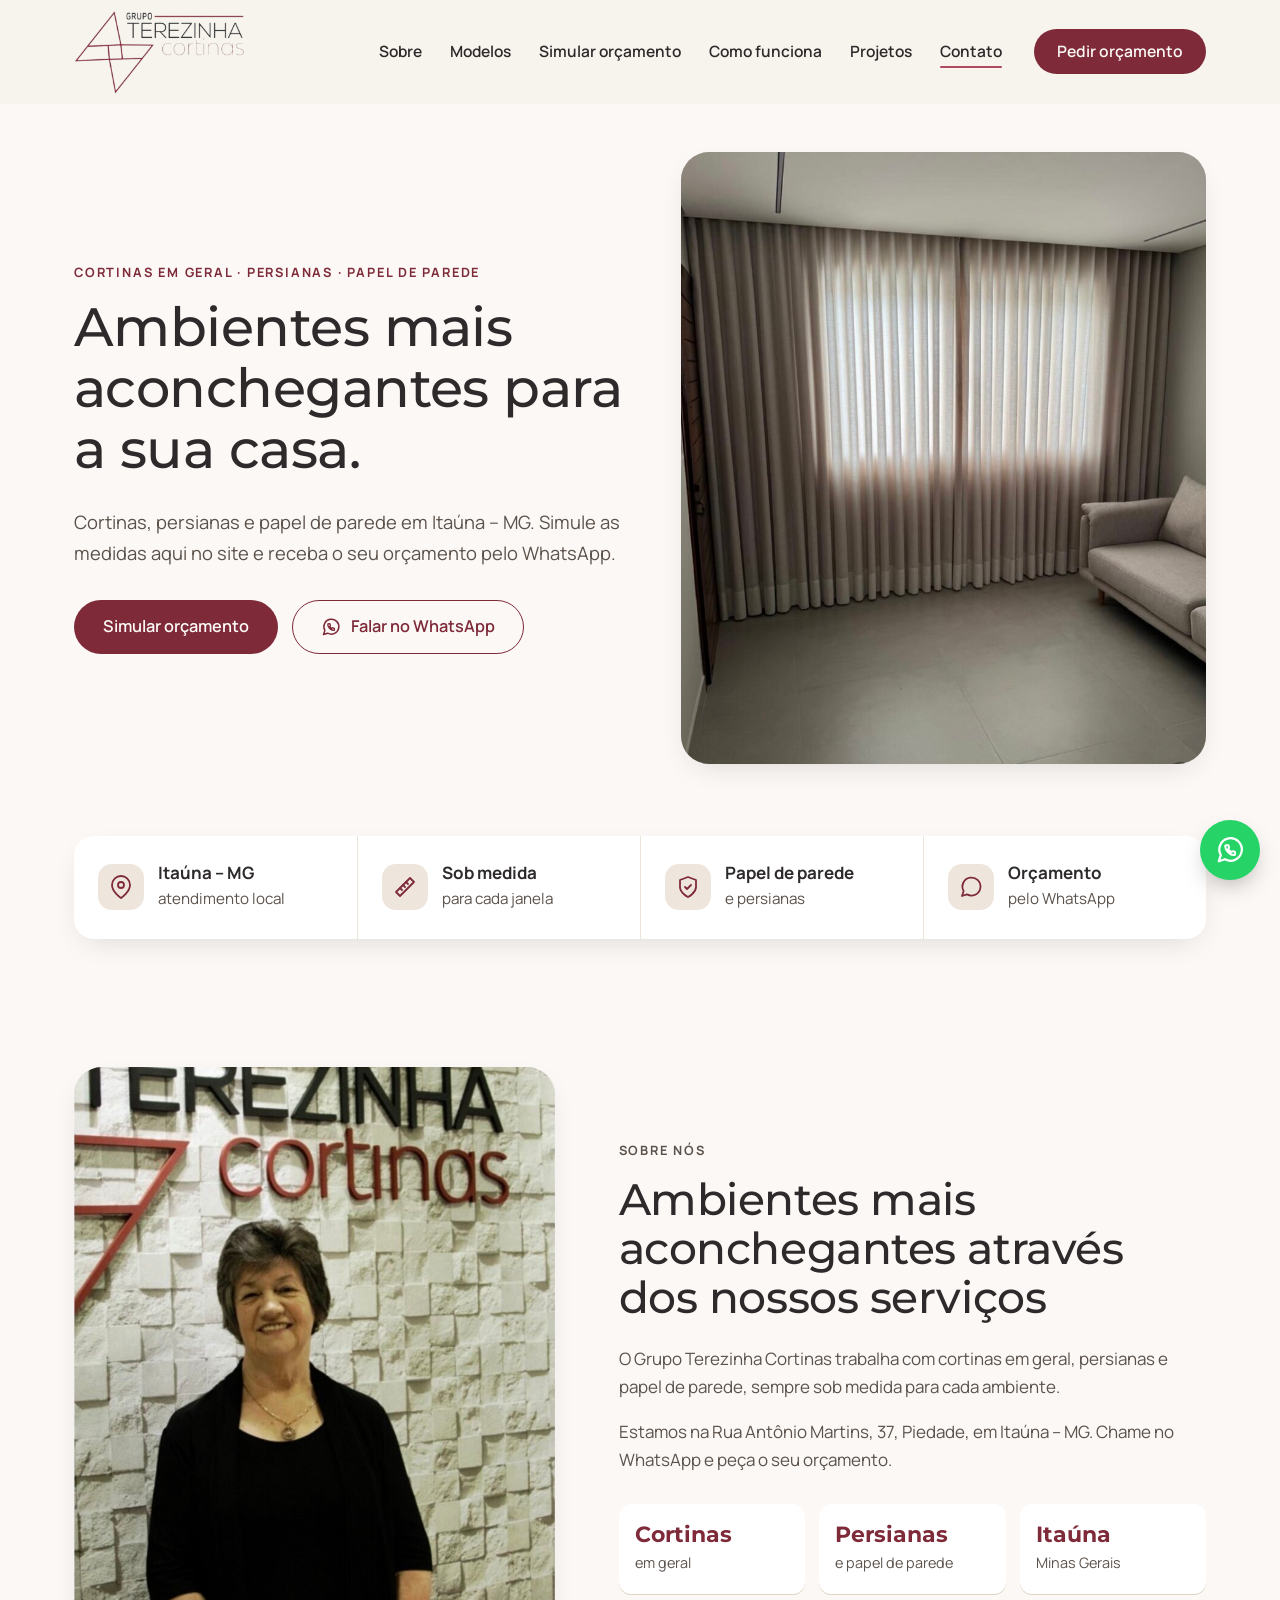
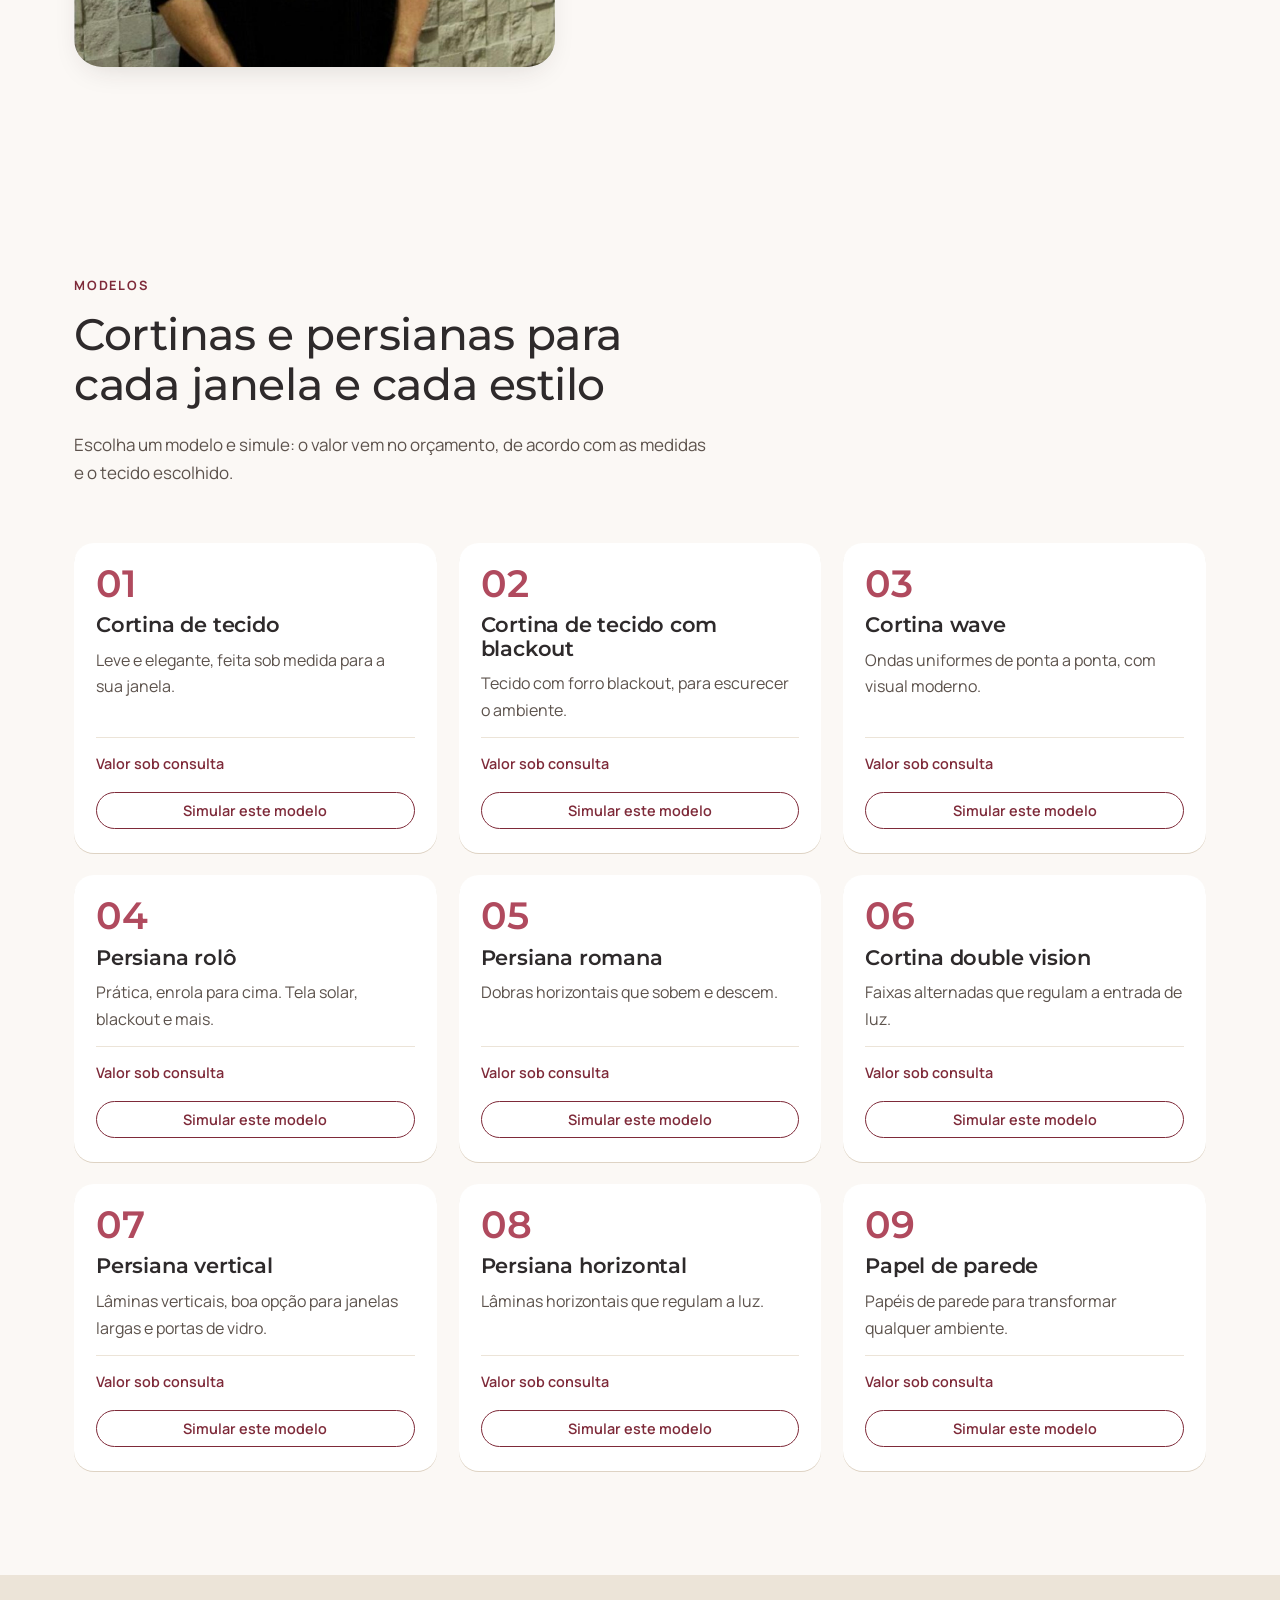
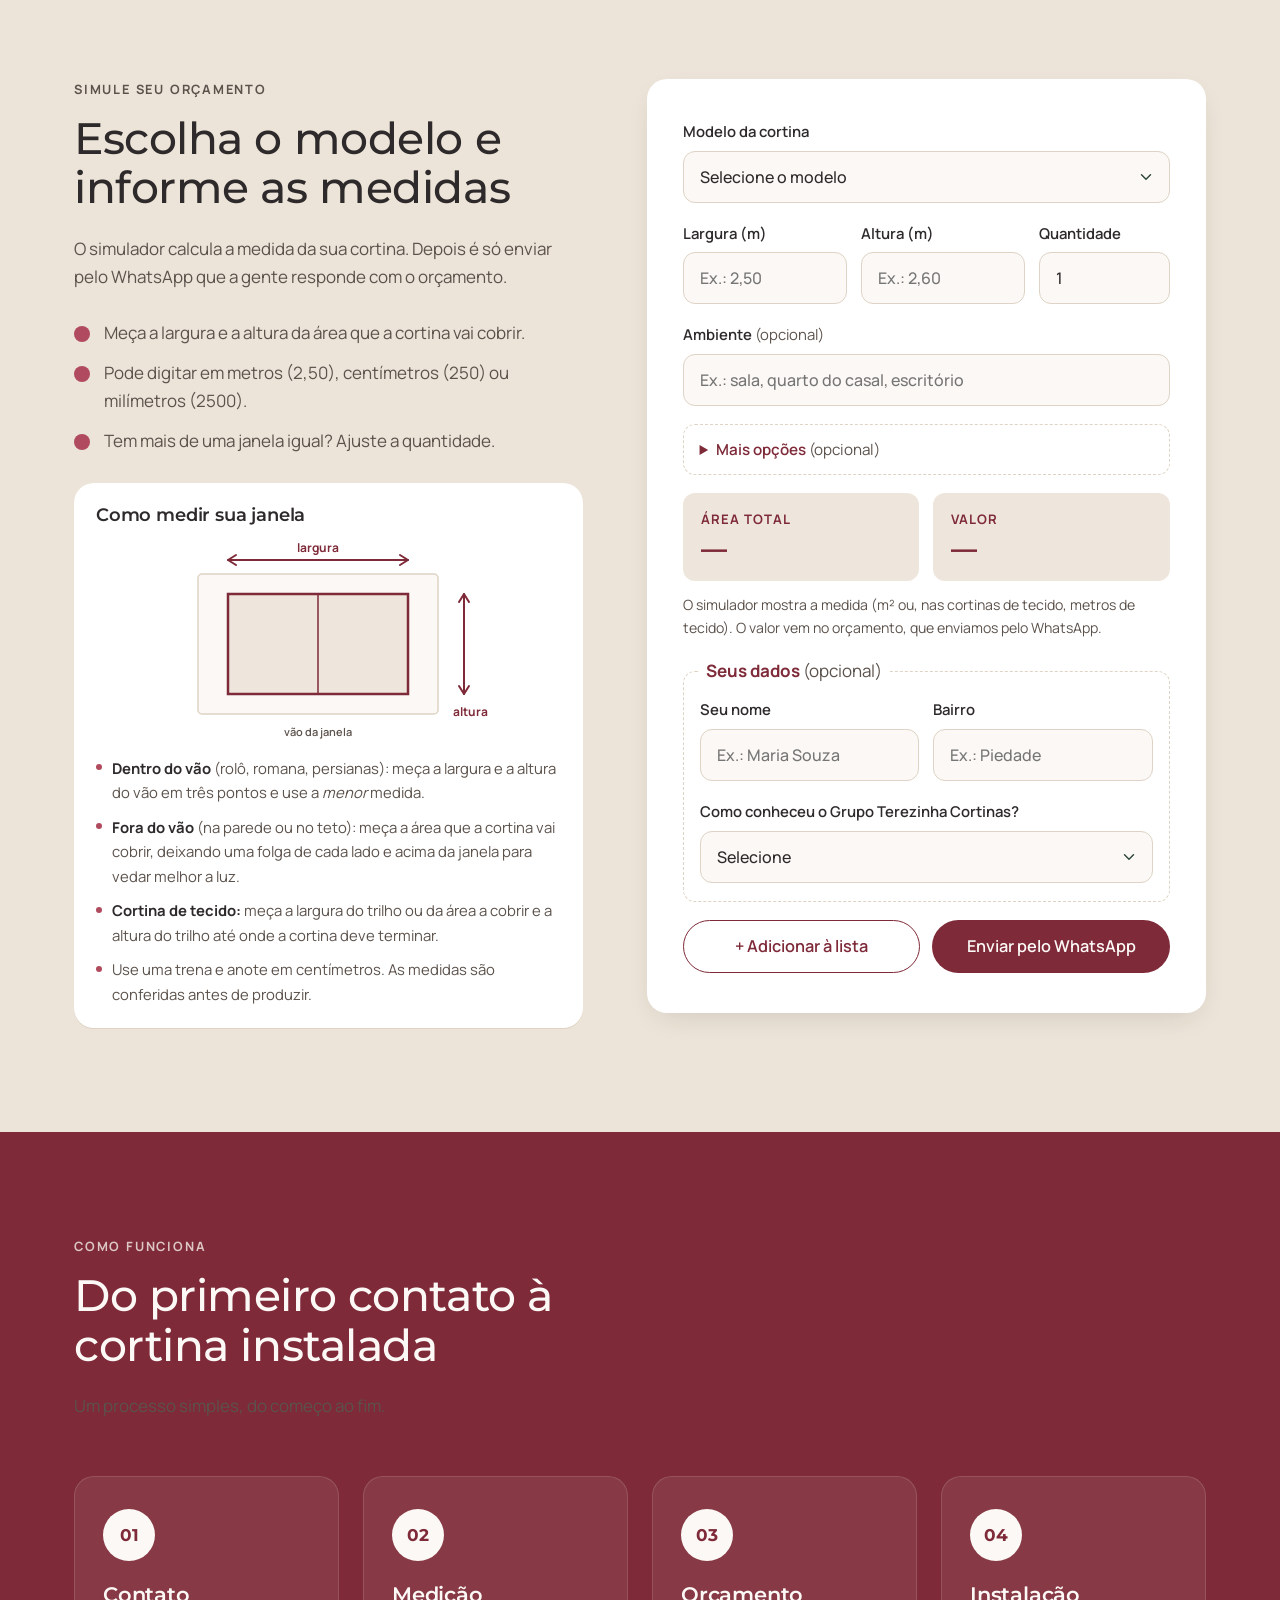
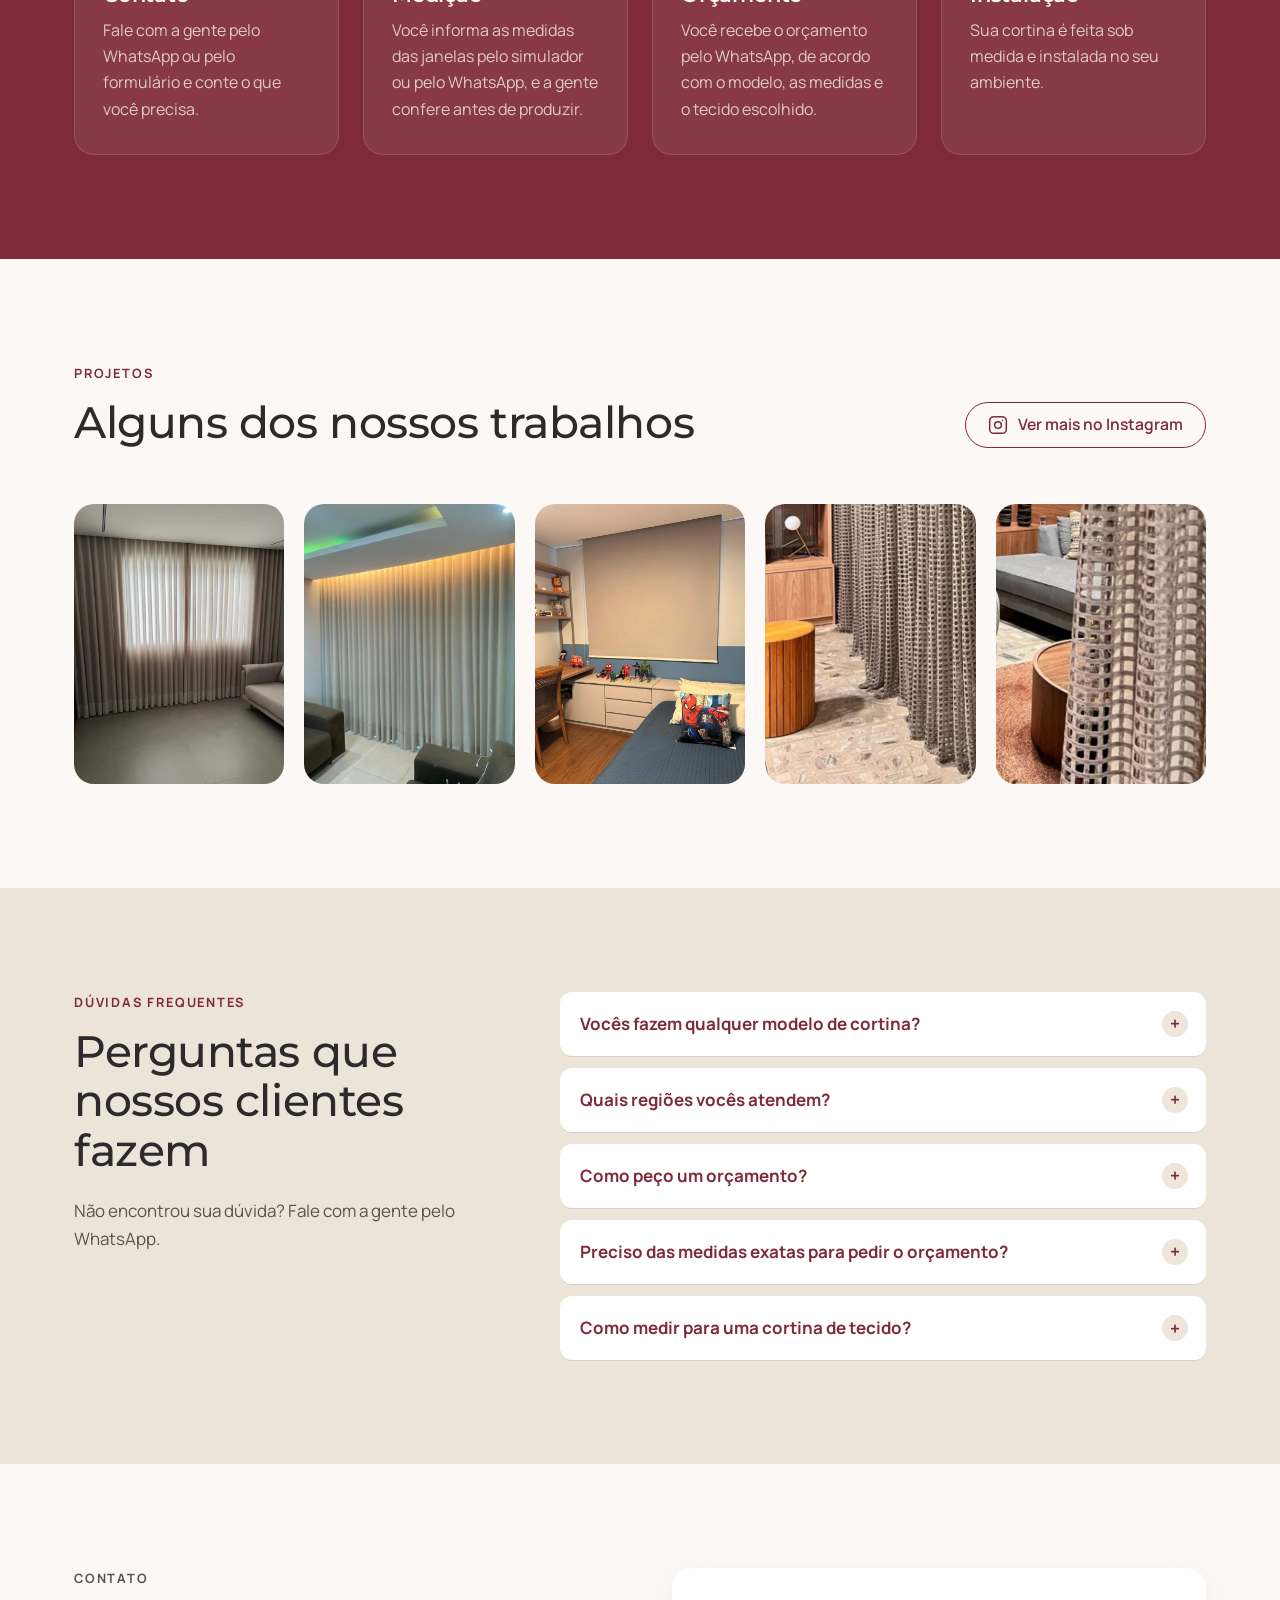
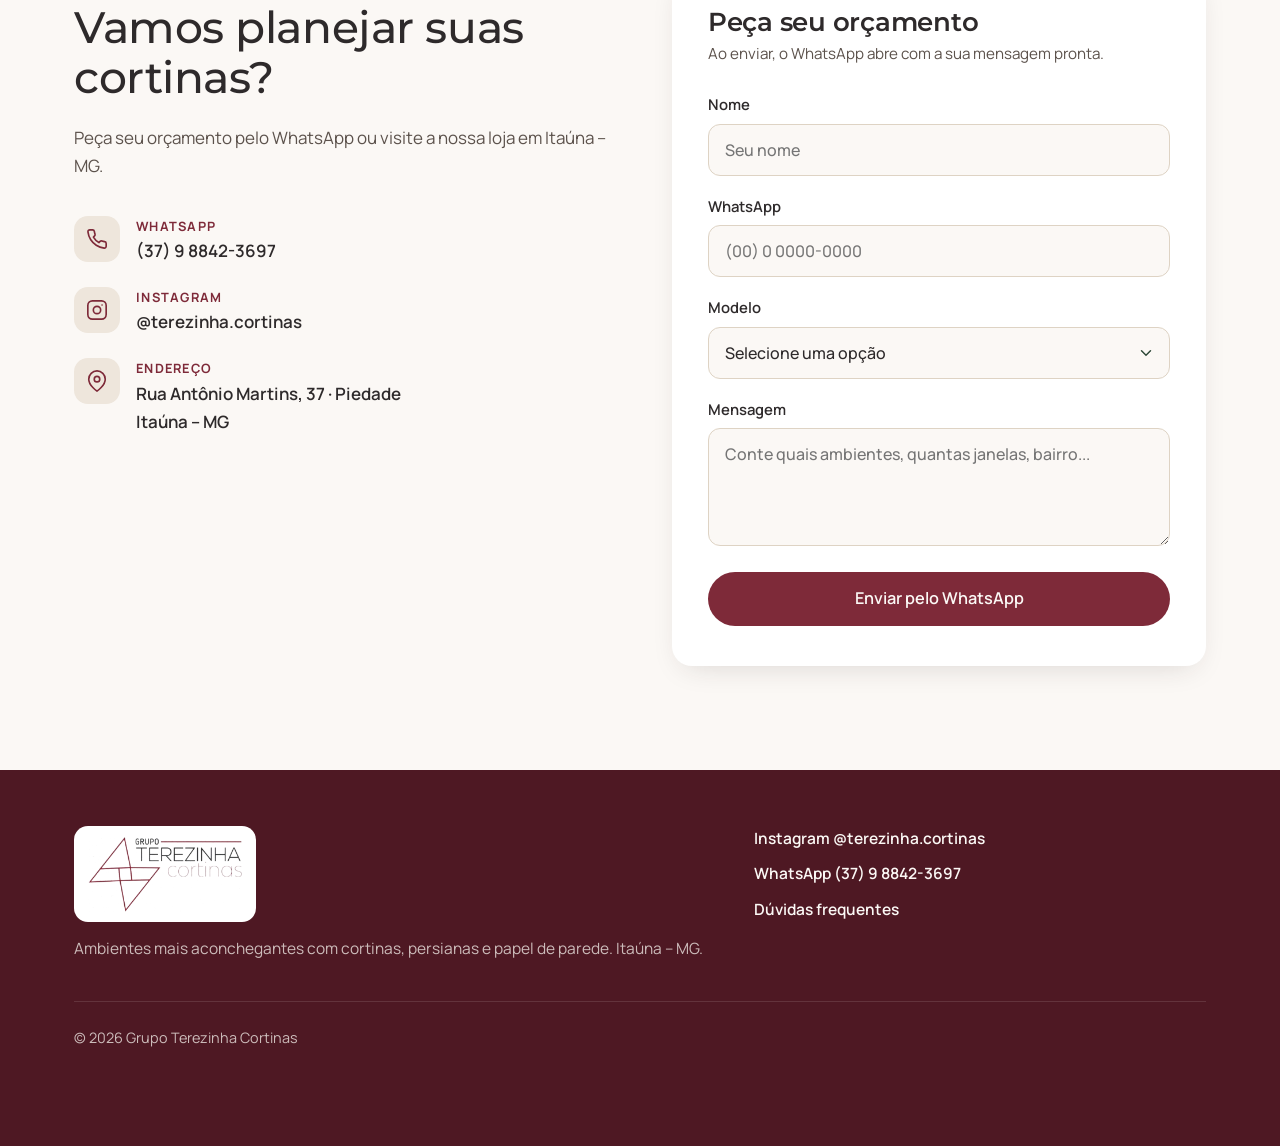
<file: index.html>
<!DOCTYPE html>
<html lang="pt-BR">
<head>
  <meta charset="UTF-8">
  <meta name="viewport" content="width=device-width, initial-scale=1">
  <title>Grupo Terezinha Cortinas | Cortinas, persianas e papel de parede em Itaúna – MG</title>
  <meta name="description" content="Grupo Terezinha Cortinas: cortinas em geral, persianas e papel de parede em Itaúna – MG. Peça seu orçamento pelo WhatsApp.">
  <meta name="theme-color" content="#7E2A39">
  <!-- Prévia para apresentar à cliente: fora do Google até ser aprovada. Remova esta linha ao publicar de vez. -->
  <meta name="robots" content="noindex">
  <meta property="og:type" content="website">
  <meta property="og:locale" content="pt_BR">
  <meta property="og:site_name" content="Grupo Terezinha Cortinas">
  <meta property="og:title" content="Grupo Terezinha Cortinas | Cortinas, persianas e papel de parede">
  <meta property="og:description" content="Ambientes mais aconchegantes com cortinas, persianas e papel de parede. Itaúna – MG.">
  <meta property="og:image" content="img/og-image.jpg">
  <meta property="og:image:alt" content="Logo do Grupo Terezinha Cortinas">
  <meta name="twitter:card" content="summary_large_image">
  <link rel="icon" href="img/favicon.png" type="image/png">
  <link rel="apple-touch-icon" href="img/favicon-180.png">
  <link rel="preconnect" href="https://fonts.googleapis.com">
  <link rel="preconnect" href="https://fonts.gstatic.com" crossorigin>
  <link href="https://fonts.googleapis.com/css2?family=Montserrat:wght@300;400;500;600&family=Manrope:wght@400;500;600;700&display=swap" rel="stylesheet">
  <link rel="stylesheet" href="css/style.css?v=1">
  <script type="application/ld+json">
  {
    "@context": "https://schema.org",
    "@type": "HomeAndConstructionBusiness",
    "name": "Grupo Terezinha Cortinas",
    "description": "Cortinas em geral, persianas e papel de parede.",
    "telephone": "+55 37 98842-3697",
    "address": {"@type": "PostalAddress", "streetAddress": "Rua Antônio Martins, 37 - Piedade", "addressLocality": "Itaúna", "addressRegion": "MG", "addressCountry": "BR"},
    "areaServed": [{"@type": "City", "name": "Itaúna"}],
    "sameAs": ["https://www.instagram.com/terezinha.cortinas/"]
  }
  </script>
</head>
<body>

  <a class="skip-link" href="#conteudo">Pular para o conteúdo</a>

  <!-- 1. CABEÇALHO -->
  <header class="header" id="topo">
    <div class="container header__inner">
      <a href="#topo" class="logo" aria-label="Grupo Terezinha Cortinas, voltar ao início">
        <img src="img/logo-terezinha.png" alt="Grupo Terezinha Cortinas" width="1070" height="529">
      </a>

      <nav class="nav" id="menu" aria-label="Menu principal">
        <ul class="nav__list">
          <li><a href="#sobre" class="nav__link">Sobre</a></li>
          <li><a href="#modelos" class="nav__link">Modelos</a></li>
          <li><a href="#simulador" class="nav__link">Simular orçamento</a></li>
          <li><a href="#como-funciona" class="nav__link">Como funciona</a></li>
          <li><a href="#projetos" class="nav__link">Projetos</a></li>
          <li><a href="#contato" class="nav__link">Contato</a></li>
        </ul>
        <a href="#contato" class="btn btn--primary nav__cta">Pedir orçamento</a>
      </nav>

      <button class="hamburger" type="button" aria-label="Abrir menu" aria-expanded="false" aria-controls="menu">
        <span></span><span></span><span></span>
      </button>
    </div>
  </header>

  <main id="conteudo">

    <!-- 2. HERO -->
    <section class="hero">
      <div class="container hero__inner">
        <div class="hero__text">
          <p class="eyebrow">Cortinas em geral · Persianas · Papel de parede</p>
          <h1>Ambientes mais aconchegantes para a sua casa.</h1>
          <p class="hero__lead">Cortinas, persianas e papel de parede em Itaúna – MG. Simule as medidas aqui no site e receba o seu orçamento pelo WhatsApp.</p>
          <div class="hero__actions">
            <a href="#simulador" class="btn btn--primary btn--lg">Simular orçamento</a>
            <a href="https://wa.me/5537988423697" class="btn btn--outline btn--lg" data-whatsapp data-msg="Olá, Grupo Terezinha Cortinas! Vim pelo site e gostaria de mais informações." target="_blank" rel="noopener">
              <svg class="icon" viewBox="0 0 24 24" aria-hidden="true"><path d="M3 21l1.65-4.95A9 9 0 1 1 8 19.4L3 21z"/><g transform="translate(7.3 7.3) scale(.4)" stroke-width="4"><path d="M22 16.92v3a2 2 0 0 1-2.18 2 19.79 19.79 0 0 1-8.63-3.07 19.5 19.5 0 0 1-6-6 19.79 19.79 0 0 1-3.07-8.67A2 2 0 0 1 4.11 2h3a2 2 0 0 1 2 1.72 12.84 12.84 0 0 0 .7 2.81 2 2 0 0 1-.45 2.11L8.09 9.91a16 16 0 0 0 6 6l1.27-1.27a2 2 0 0 1 2.11-.45 12.84 12.84 0 0 0 2.81.7A2 2 0 0 1 22 16.92z"/></g></svg>
              Falar no WhatsApp
            </a>
          </div>
        </div>
        <figure class="hero__media media" data-label="Foto grande: ambiente com cortina instalada (img/hero.jpg)">
          <img src="img/hero.jpg" alt="Cortina de tecido em sala com sofá, trabalho do Grupo Terezinha Cortinas" fetchpriority="high">
        </figure>
      </div>
    </section>

    <!-- 3. DIFERENCIAIS -->
    <section class="perks" aria-label="Nossos diferenciais">
      <div class="container">
        <ul class="perks__list">
          <li class="perk">
            <svg class="perk__icon" viewBox="0 0 24 24" aria-hidden="true"><path d="M21 10c0 7-9 13-9 13s-9-6-9-13a9 9 0 0 1 18 0z"/><circle cx="12" cy="10" r="3"/></svg>
            <div><strong>Itaúna – MG</strong><span>atendimento local</span></div>
          </li>
          <li class="perk">
            <svg class="perk__icon" viewBox="0 0 24 24" aria-hidden="true"><path d="M3 17 17 3l4 4L7 21z"/><path d="m7 13 2 2M10 10l2 2M13 7l2 2"/></svg>
            <div><strong>Sob medida</strong><span>para cada janela</span></div>
          </li>
          <li class="perk">
            <svg class="perk__icon" viewBox="0 0 24 24" aria-hidden="true"><path d="M12 22s8-4 8-10V5l-8-3-8 3v7c0 6 8 10 8 10z"/><path d="m9 12 2 2 4-4"/></svg>
            <div><strong>Papel de parede</strong><span>e persianas</span></div>
          </li>
          <li class="perk">
            <svg class="perk__icon" viewBox="0 0 24 24" aria-hidden="true"><path d="M3 21l1.65-4.95A9 9 0 1 1 8 19.4L3 21z"/></svg>
            <div><strong>Orçamento</strong><span>pelo WhatsApp</span></div>
          </li>
        </ul>
      </div>
    </section>

    <!-- SOBRE NÓS -->
    <section class="section" id="sobre">
      <div class="container sobre">
        <figure class="media sobre__media" data-label="Foto: ambiente com cortina (img/sobre.jpg)">
          <img src="img/sobre.jpg" alt="Terezinha, fundadora do Grupo Terezinha Cortinas, na loja" loading="lazy">
        </figure>
        <div class="sobre__texto">
          <p class="eyebrow">Sobre nós</p>
          <h2>Ambientes mais aconchegantes através dos nossos serviços</h2>
          <p>O Grupo Terezinha Cortinas trabalha com cortinas em geral, persianas e papel de parede, sempre sob medida para cada ambiente.</p>
          <p>Estamos na Rua Antônio Martins, 37, Piedade, em Itaúna – MG. Chame no WhatsApp e peça o seu orçamento.</p>
          <ul class="sobre__destaques">
            <li><strong>Cortinas</strong><span>em geral</span></li>
            <li><strong>Persianas</strong><span>e papel de parede</span></li>
            <li><strong>Itaúna</strong><span>Minas Gerais</span></li>
          </ul>
        </div>
      </div>
    </section>

    <!-- 4. MODELOS -->
    <section class="section" id="modelos">
      <div class="container">
        <div class="section__head">
          <p class="eyebrow">Modelos</p>
          <h2>Cortinas e persianas para cada janela e cada estilo</h2>
          <p>Escolha um modelo e simule: o valor vem no orçamento, de acordo com as medidas e o tecido escolhido.</p>
        </div>

        <div class="products">
          <article class="card product">
            <div class="product__body">
              <span class="product__num" aria-hidden="true">01</span>
              <h3>Cortina de tecido</h3>
              <p>Leve e elegante, feita sob medida para a sua janela.</p>
              <p class="product__price">Valor sob consulta</p>
              <button type="button" class="btn btn--outline btn--sm product__sim" data-modelo="Cortina de tecido">Simular este modelo</button>
            </div>
          </article>
          <article class="card product">
            <div class="product__body">
              <span class="product__num" aria-hidden="true">02</span>
              <h3>Cortina de tecido com blackout</h3>
              <p>Tecido com forro blackout, para escurecer o ambiente.</p>
              <p class="product__price">Valor sob consulta</p>
              <button type="button" class="btn btn--outline btn--sm product__sim" data-modelo="Cortina de tecido com blackout">Simular este modelo</button>
            </div>
          </article>
          <article class="card product">
            <div class="product__body">
              <span class="product__num" aria-hidden="true">03</span>
              <h3>Cortina wave</h3>
              <p>Ondas uniformes de ponta a ponta, com visual moderno.</p>
              <p class="product__price">Valor sob consulta</p>
              <button type="button" class="btn btn--outline btn--sm product__sim" data-modelo="Cortina wave">Simular este modelo</button>
            </div>
          </article>
          <article class="card product">
            <div class="product__body">
              <span class="product__num" aria-hidden="true">04</span>
              <h3>Persiana rolô</h3>
              <p>Prática, enrola para cima. Tela solar, blackout e mais.</p>
              <p class="product__price">Valor sob consulta</p>
              <button type="button" class="btn btn--outline btn--sm product__sim" data-modelo="Persiana rolô">Simular este modelo</button>
            </div>
          </article>
          <article class="card product">
            <div class="product__body">
              <span class="product__num" aria-hidden="true">05</span>
              <h3>Persiana romana</h3>
              <p>Dobras horizontais que sobem e descem.</p>
              <p class="product__price">Valor sob consulta</p>
              <button type="button" class="btn btn--outline btn--sm product__sim" data-modelo="Persiana romana">Simular este modelo</button>
            </div>
          </article>
          <article class="card product">
            <div class="product__body">
              <span class="product__num" aria-hidden="true">06</span>
              <h3>Cortina double vision</h3>
              <p>Faixas alternadas que regulam a entrada de luz.</p>
              <p class="product__price">Valor sob consulta</p>
              <button type="button" class="btn btn--outline btn--sm product__sim" data-modelo="Cortina double vision">Simular este modelo</button>
            </div>
          </article>
          <article class="card product">
            <div class="product__body">
              <span class="product__num" aria-hidden="true">07</span>
              <h3>Persiana vertical</h3>
              <p>Lâminas verticais, boa opção para janelas largas e portas de vidro.</p>
              <p class="product__price">Valor sob consulta</p>
              <button type="button" class="btn btn--outline btn--sm product__sim" data-modelo="Persiana vertical">Simular este modelo</button>
            </div>
          </article>
          <article class="card product">
            <div class="product__body">
              <span class="product__num" aria-hidden="true">08</span>
              <h3>Persiana horizontal</h3>
              <p>Lâminas horizontais que regulam a luz.</p>
              <p class="product__price">Valor sob consulta</p>
              <button type="button" class="btn btn--outline btn--sm product__sim" data-modelo="Persiana horizontal">Simular este modelo</button>
            </div>
          </article>
          <article class="card product">
            <div class="product__body">
              <span class="product__num" aria-hidden="true">09</span>
              <h3>Papel de parede</h3>
              <p>Papéis de parede para transformar qualquer ambiente.</p>
              <p class="product__price">Valor sob consulta</p>
              <button type="button" class="btn btn--outline btn--sm product__sim" data-modelo="Papel de parede">Simular este modelo</button>
            </div>
          </article>
        </div>
      </div>
    </section>

    <!-- 4b. SIMULADOR DE ORÇAMENTO -->
    <section class="section section--soft" id="simulador">
      <div class="container sim">
        <div class="sim__intro">
          <p class="eyebrow">Simule seu orçamento</p>
          <h2>Escolha o modelo e informe as medidas</h2>
          <p>O simulador calcula a medida da sua cortina. Depois é só enviar pelo WhatsApp que a gente responde com o orçamento.</p>
          <ul class="sim__tips">
            <li>Meça a largura e a altura da área que a cortina vai cobrir.</li>
            <li>Pode digitar em metros (2,50), centímetros (250) ou milímetros (2500).</li>
            <li>Tem mais de uma janela igual? Ajuste a quantidade.</li>
          </ul>
          <div class="medir">
            <h3>Como medir sua janela</h3>
            <svg class="medir__desenho" viewBox="0 0 340 210" role="img" aria-label="Desenho de uma janela mostrando onde medir a largura e a altura">
              <rect x="40" y="38" width="240" height="140" rx="4" class="medir__parede"/>
              <rect x="70" y="58" width="180" height="100" class="medir__vao"/>
              <line x1="160" y1="58" x2="160" y2="158" class="medir__divisao"/>
              <line x1="70" y1="24" x2="250" y2="24" class="medir__seta"/>
              <polyline points="78,19 70,24 78,29" class="medir__seta"/>
              <polyline points="242,19 250,24 242,29" class="medir__seta"/>
              <text x="160" y="16" class="medir__texto">largura</text>
              <line x1="306" y1="58" x2="306" y2="158" class="medir__seta"/>
              <polyline points="301,66 306,58 311,66" class="medir__seta"/>
              <polyline points="301,150 306,158 311,150" class="medir__seta"/>
              <text x="312" y="180" class="medir__texto">altura</text>
              <text x="160" y="200" class="medir__legenda">vão da janela</text>
            </svg>
            <ul class="medir__passos">
              <li><strong>Dentro do vão</strong> (rolô, romana, persianas): meça a largura e a altura do vão em três pontos e use a <em>menor</em> medida.</li>
              <li><strong>Fora do vão</strong> (na parede ou no teto): meça a área que a cortina vai cobrir, deixando uma folga de cada lado e acima da janela para vedar melhor a luz.</li>
              <li><strong>Cortina de tecido:</strong> meça a largura do trilho ou da área a cobrir e a altura do trilho até onde a cortina deve terminar.</li>
              <li>Use uma trena e anote em centímetros. As medidas são conferidas antes de produzir.</li>
            </ul>
          </div>
        </div>

        <form class="card form sim__form" id="form-simulador" novalidate>
          <div class="field">
            <label for="sim-modelo">Modelo da cortina</label>
            <select id="sim-modelo" name="modelo" required>
              <option value="" disabled selected>Selecione o modelo</option>
              <optgroup label="Cortinas">
                <option data-calculo="tecido">Cortina de tecido</option>
                <option data-calculo="tecido">Cortina de tecido com blackout</option>
                <option data-calculo="tecido">Cortina wave</option>
                <option>Persiana rolô</option>
                <option>Persiana romana</option>
                <option>Cortina double vision</option>
              </optgroup>
              <optgroup label="Persianas">
                <option>Persiana vertical</option>
                <option>Persiana horizontal</option>
              </optgroup>
              <optgroup label="Papel de parede">
                <option>Papel de parede</option>
              </optgroup>
              <optgroup label="Outros">
                <option>Outro modelo</option>
              </optgroup>
            </select>
          </div>

          <div class="sim__row">
            <div class="field">
              <label for="sim-largura">Largura (m)</label>
              <input type="text" id="sim-largura" name="largura" inputmode="decimal" maxlength="7" autocomplete="off" placeholder="Ex.: 2,50" required>
            </div>
            <div class="field">
              <label for="sim-altura">Altura (m)</label>
              <input type="text" id="sim-altura" name="altura" inputmode="decimal" maxlength="7" autocomplete="off" placeholder="Ex.: 2,60" required>
            </div>
            <div class="field sim__qtd">
              <label for="sim-qtd">Quantidade</label>
              <input type="text" id="sim-qtd" name="quantidade" inputmode="numeric" maxlength="2" autocomplete="off" value="1" required>
            </div>
          </div>

          <div class="field">
            <label for="sim-ambiente">Ambiente <span class="field__opt">(opcional)</span></label>
            <input type="text" id="sim-ambiente" name="ambiente" placeholder="Ex.: sala, quarto do casal, escritório">
          </div>

          <!-- Acessório opcional: aparece só nos modelos com data-guia (cortina rolô) -->
          <label class="sim__opcional" id="sim-guia-campo" hidden>
            <input type="checkbox" id="sim-guia" name="guia">
            Incluir guia <span class="field__opt">(opcional)</span>
          </label>

          <details class="sim__extras">
            <summary>Mais opções <span class="field__opt">(opcional)</span></summary>
            <div class="sim__row sim__row--2">
              <div class="field">
                <label for="sim-acionamento">Acionamento</label>
                <select id="sim-acionamento" name="acionamento">
                  <option value="">Tanto faz</option>
                  <option>Manual</option>
                  <option>Motorizado</option>
                </select>
              </div>
              <div class="field">
                <label for="sim-comando">Lado do comando</label>
                <select id="sim-comando" name="comando">
                  <option value="">Tanto faz</option>
                  <option>Esquerdo</option>
                  <option>Direito</option>
                </select>
              </div>
              <div class="field">
                <label for="sim-instalacao">Instalação</label>
                <select id="sim-instalacao" name="instalacao">
                  <option value="">Não sei</option>
                  <option>Dentro do vão</option>
                  <option>Fora do vão (na parede)</option>
                  <option>No teto</option>
                </select>
              </div>
              <div class="field">
                <label for="sim-cor">Cor ou tecido</label>
                <input type="text" id="sim-cor" name="cor" placeholder="Ex.: linho bege, blackout branco">
              </div>
            </div>
          </details>

          <div class="sim__result" aria-live="polite">
            <div>
              <span id="sim-area-rotulo">Área total</span>
              <strong id="sim-area">—</strong>
            </div>
            <div>
              <span>Valor</span>
              <strong id="sim-valor">—</strong>
            </div>
          </div>
          <p class="sim__note sim__calculo" id="sim-calculo" hidden></p>
          <p class="sim__condicoes" id="sim-condicoes" hidden></p>
          <p class="sim__note" id="sim-nota">O simulador mostra a medida (m² ou, nas cortinas de tecido, metros de tecido). O valor vem no orçamento, que enviamos pelo WhatsApp.</p>

          <fieldset class="sim__cliente">
            <legend>Seus dados <span class="field__opt">(opcional)</span></legend>
            <div class="sim__row sim__row--2">
              <div class="field">
                <label for="sim-cliente">Seu nome</label>
                <input type="text" id="sim-cliente" name="cliente" autocomplete="name" maxlength="60" placeholder="Ex.: Maria Souza">
              </div>
              <div class="field">
                <label for="sim-bairro">Bairro</label>
                <input type="text" id="sim-bairro" name="bairro" maxlength="40" placeholder="Ex.: Piedade">
              </div>
            </div>
            <div class="field">
              <label for="sim-origem">Como conheceu o Grupo Terezinha Cortinas?</label>
              <select id="sim-origem" name="origem">
                <option value="">Selecione</option>
                <option>Instagram</option>
                <option>Google</option>
                <option>Indicação de amigo ou parente</option>
                <option>Arquiteto ou decorador</option>
                <option>Já sou cliente</option>
                <option>Outro</option>
              </select>
            </div>
          </fieldset>

          <p class="form__error" role="alert" hidden></p>

          <div class="sim__actions">
            <button type="button" class="btn btn--outline btn--lg" id="sim-adicionar">+ Adicionar à lista</button>
            <button type="submit" class="btn btn--primary btn--lg">Enviar pelo WhatsApp</button>
          </div>

          <div class="sim__lista" id="sim-lista" hidden>
            <h3>Sua lista de orçamento</h3>
            <ul id="sim-itens"></ul>
            <p class="sim__total">Valor: <strong id="sim-total">—</strong></p>
            <p class="sim__condicoes" id="sim-total-condicoes" hidden></p>
            <p class="sim__note">Tem mais janelas? Preencha as medidas acima e clique em "Adicionar à lista". Ao enviar, a lista inteira vai em uma única mensagem.</p>
          </div>
        </form>
      </div>
    </section>

    <!-- 5. COMO FUNCIONA -->
    <section class="section section--green" id="como-funciona">
      <div class="container">
        <div class="section__head">
          <p class="eyebrow eyebrow--light">Como funciona</p>
          <h2>Do primeiro contato à cortina instalada</h2>
          <p>Um processo simples, do começo ao fim.</p>
        </div>

        <ol class="steps">
          <li class="step">
            <span class="step__num" aria-hidden="true">01</span>
            <h3>Contato</h3>
            <p>Fale com a gente pelo WhatsApp ou pelo formulário e conte o que você precisa.</p>
          </li>
          <li class="step">
            <span class="step__num" aria-hidden="true">02</span>
            <h3>Medição</h3>
            <p>Você informa as medidas das janelas pelo simulador ou pelo WhatsApp, e a gente confere antes de produzir.</p>
          </li>
          <li class="step">
            <span class="step__num" aria-hidden="true">03</span>
            <h3>Orçamento</h3>
            <p>Você recebe o orçamento pelo WhatsApp, de acordo com o modelo, as medidas e o tecido escolhido.</p>
          </li>
          <li class="step">
            <span class="step__num" aria-hidden="true">04</span>
            <h3>Instalação</h3>
            <p>Sua cortina é feita sob medida e instalada no seu ambiente.</p>
          </li>
        </ol>
      </div>
    </section>

    <!-- 6. PROJETOS -->
    <section class="section" id="projetos">
      <div class="container">
        <div class="section__head section__head--row">
          <div>
            <p class="eyebrow">Projetos</p>
            <h2>Alguns dos nossos trabalhos</h2>
          </div>
          <a href="https://www.instagram.com/terezinha.cortinas/" class="btn btn--outline" target="_blank" rel="noopener" data-instagram>
            <svg class="icon" viewBox="0 0 24 24" aria-hidden="true"><rect x="2" y="2" width="20" height="20" rx="5"/><circle cx="12" cy="12" r="4"/><path d="M17.5 6.5h.01"/></svg>
            Ver mais no Instagram
          </a>
        </div>

        <div class="gallery gallery--5">
          <figure class="media gallery__item" data-label="Cortina de tecido em sala">
            <img src="img/projeto-01.jpg" alt="Cortina de tecido em sala, trabalho do Grupo Terezinha Cortinas" loading="lazy">
          </figure>
          <figure class="media gallery__item" data-label="Cortina de tecido com iluminação no forro">
            <img src="img/projeto-02.jpg" alt="Cortina de tecido com iluminação no forro, trabalho do Grupo Terezinha Cortinas" loading="lazy">
          </figure>
          <figure class="media gallery__item" data-label="Cortina rolô blackout em quarto infantil">
            <img src="img/projeto-03.jpg" alt="Cortina rolô blackout em quarto infantil, trabalho do Grupo Terezinha Cortinas" loading="lazy">
          </figure>
          <figure class="media gallery__item" data-label="Cortinas de tela em ambiente integrado">
            <img src="img/projeto-04.jpg" alt="Cortinas de tela em ambiente integrado, trabalho do Grupo Terezinha Cortinas" loading="lazy">
          </figure>
          <figure class="media gallery__item" data-label="Cortina de tela em sala de estar">
            <img src="img/projeto-05.jpg" alt="Cortina de tela em sala de estar, trabalho do Grupo Terezinha Cortinas" loading="lazy">
          </figure>
        </div>
      </div>
    </section>

    <!-- PERGUNTAS FREQUENTES -->
    <section class="section section--soft" id="duvidas">
      <div class="container faq">
        <div class="section__head">
          <p class="eyebrow">Dúvidas frequentes</p>
          <h2>Perguntas que nossos clientes fazem</h2>
          <p>Não encontrou sua dúvida? Fale com a gente pelo WhatsApp.</p>
        </div>

        <div class="faq__lista">
          <details class="faq__item">
            <summary>Vocês fazem qualquer modelo de cortina?</summary>
            <p>Trabalhamos com cortinas em geral, persianas e papel de parede. Se o modelo que você procura não está na lista, é só chamar no WhatsApp.</p>
          </details>
          <details class="faq__item">
            <summary>Quais regiões vocês atendem?</summary>
            <p>Estamos em Itaúna – MG. Chame no WhatsApp para combinar o atendimento.</p>
          </details>
          <details class="faq__item">
            <summary>Como peço um orçamento?</summary>
            <p>Use o simulador aqui do site: escolha o modelo, informe as medidas e envie pelo WhatsApp. Se preferir, chame direto no WhatsApp e conte o que você precisa.</p>
          </details>
          <details class="faq__item">
            <summary>Preciso das medidas exatas para pedir o orçamento?</summary>
            <p>Não. Medidas aproximadas já servem para o orçamento. As medidas finais são conferidas antes de produzir a cortina.</p>
          </details>
          <details class="faq__item">
            <summary>Como medir para uma cortina de tecido?</summary>
            <p>Meça a largura do trilho ou da área que a cortina vai cobrir e a altura do trilho até onde a cortina deve terminar. Use uma trena e anote em centímetros.</p>
          </details>
        </div>
      </div>
    </section>

    <!-- 7. CONTATO -->
    <section class="section" id="contato">
      <div class="container contact">
        <div class="contact__info">
          <p class="eyebrow">Contato</p>
          <h2>Vamos planejar suas cortinas?</h2>
          <p>Peça seu orçamento pelo WhatsApp ou visite a nossa loja em Itaúna – MG.</p>

          <ul class="contact__list">
            <li>
              <svg class="icon" viewBox="0 0 24 24" aria-hidden="true"><path d="M22 16.92v3a2 2 0 0 1-2.18 2 19.79 19.79 0 0 1-8.63-3.07 19.5 19.5 0 0 1-6-6 19.79 19.79 0 0 1-3.07-8.67A2 2 0 0 1 4.11 2h3a2 2 0 0 1 2 1.72 12.84 12.84 0 0 0 .7 2.81 2 2 0 0 1-.45 2.11L8.09 9.91a16 16 0 0 0 6 6l1.27-1.27a2 2 0 0 1 2.11-.45 12.84 12.84 0 0 0 2.81.7A2 2 0 0 1 22 16.92z"/></svg>
              <div><span>WhatsApp</span><a href="https://wa.me/5537988423697" data-whatsapp target="_blank" rel="noopener">(37) 9 8842-3697</a></div>
            </li>
            <li>
              <svg class="icon" viewBox="0 0 24 24" aria-hidden="true"><rect x="2" y="2" width="20" height="20" rx="5"/><circle cx="12" cy="12" r="4"/><path d="M17.5 6.5h.01"/></svg>
              <div><span>Instagram</span><a href="https://www.instagram.com/terezinha.cortinas/" data-instagram target="_blank" rel="noopener">@terezinha.cortinas</a></div>
            </li>
            <li>
              <svg class="icon" viewBox="0 0 24 24" aria-hidden="true"><path d="M21 10c0 7-9 13-9 13s-9-6-9-13a9 9 0 0 1 18 0z"/><circle cx="12" cy="10" r="3"/></svg>
              <div><span>Endereço</span><address>Rua Antônio Martins, 37 · Piedade<br>Itaúna – MG</address></div>
            </li>
          </ul>
        </div>

        <form class="card form" id="form-orcamento" novalidate>
          <h3>Peça seu orçamento</h3>
          <p class="form__hint">Ao enviar, o WhatsApp abre com a sua mensagem pronta.</p>

          <div class="field">
            <label for="nome">Nome</label>
            <input type="text" id="nome" name="nome" autocomplete="name" placeholder="Seu nome" required>
          </div>

          <div class="field">
            <label for="whatsapp">WhatsApp</label>
            <input type="tel" id="whatsapp" name="whatsapp" autocomplete="tel" inputmode="numeric" maxlength="16" placeholder="(00) 0 0000-0000" required>
          </div>

          <div class="field">
            <label for="produto">Modelo</label>
            <select id="produto" name="produto" required>
              <option value="" disabled selected>Selecione uma opção</option>
              <option>Cortina de tecido</option>
              <option>Cortina de tecido com blackout</option>
              <option>Cortina wave</option>
              <option>Persiana rolô</option>
              <option>Persiana romana</option>
              <option>Cortina double vision</option>
              <option>Persiana vertical</option>
              <option>Persiana horizontal</option>
              <option>Papel de parede</option>
              <option>Outro modelo</option>
              <option>Ainda não sei / quero orientação</option>
            </select>
          </div>

          <div class="field">
            <label for="mensagem">Mensagem</label>
            <textarea id="mensagem" name="mensagem" rows="4" placeholder="Conte quais ambientes, quantas janelas, bairro..."></textarea>
          </div>

          <p class="form__error" role="alert" hidden></p>

          <button type="submit" class="btn btn--primary btn--lg btn--block">Enviar pelo WhatsApp</button>
        </form>
      </div>
    </section>
  </main>

  <!-- 8. RODAPÉ -->
  <footer class="footer">
    <div class="container footer__inner">
      <div class="footer__brand">
        <a href="#topo" class="logo logo--light" aria-label="Grupo Terezinha Cortinas, voltar ao início">
          <img src="img/logo-terezinha.png" alt="Grupo Terezinha Cortinas" width="1070" height="529" loading="lazy">
        </a>
        <p>Ambientes mais aconchegantes com cortinas, persianas e papel de parede. Itaúna – MG.</p>
      </div>

      <ul class="footer__links">
        <li><a href="https://www.instagram.com/terezinha.cortinas/" target="_blank" rel="noopener" data-instagram>Instagram @terezinha.cortinas</a></li>
        <li><a href="https://wa.me/5537988423697" target="_blank" rel="noopener" data-whatsapp>WhatsApp (37) 9 8842-3697</a></li>
        <li><a href="#duvidas">Dúvidas frequentes</a></li>
      </ul>

      <p class="footer__legal">© <span id="ano">2026</span> Grupo Terezinha Cortinas</p>
    </div>
  </footer>

  <!-- Botão flutuante de WhatsApp -->
  <a href="https://wa.me/5537988423697" class="whatsapp-float" data-whatsapp data-msg="Olá, Grupo Terezinha Cortinas! Vim pelo site e gostaria de um orçamento." target="_blank" rel="noopener" aria-label="Conversar no WhatsApp">
    <svg viewBox="0 0 24 24" aria-hidden="true"><path d="M3 21l1.65-4.95A9 9 0 1 1 8 19.4L3 21z"/><g transform="translate(7.3 7.3) scale(.4)" stroke-width="4"><path d="M22 16.92v3a2 2 0 0 1-2.18 2 19.79 19.79 0 0 1-8.63-3.07 19.5 19.5 0 0 1-6-6 19.79 19.79 0 0 1-3.07-8.67A2 2 0 0 1 4.11 2h3a2 2 0 0 1 2 1.72 12.84 12.84 0 0 0 .7 2.81 2 2 0 0 1-.45 2.11L8.09 9.91a16 16 0 0 0 6 6l1.27-1.27a2 2 0 0 1 2.11-.45 12.84 12.84 0 0 0 2.81.7A2 2 0 0 1 22 16.92z"/></g></svg>
  </a>

  <script src="js/main.js?v=1" defer></script>
</body>
</html>
</file>
<file: css/style.css>
/* =========================================================
   Grupo Terezinha Cortinas — estilos
   ========================================================= */

:root {
  --azul: #7E2A39;
  --azul-escuro: #4E1823;
  --azul-claro: #EEE6DC;
  --areia: #FBF8F5;
  --areia-escura: #ECE4D8;
  --laranja: #B04A5E;
  --laranja-texto: #7E2A39;
  --grafite: #2E2A2B;
  --texto-suave: #5C524C;
  --branco: #ffffff;
  --borda: #DED3C4;
  --placeholder: #d6d4cf;

  --fonte-titulo: "Montserrat", "Manrope", sans-serif;
  --fonte-texto: "Manrope", system-ui, -apple-system, "Segoe UI", sans-serif;

  --raio: 20px;
  --raio-sm: 12px;
  --sombra: 0 10px 30px -12px rgba(42, 35, 32, .18);
  --header-h: 104px;
  --container: 1180px;
}

/* ---------- Base ---------- */
*,
*::before,
*::after { box-sizing: border-box; }

html {
  scroll-behavior: smooth;
  -webkit-text-size-adjust: 100%;
}

body {
  margin: 0;
  font-family: var(--fonte-texto);
  font-size: 1.0625rem;
  line-height: 1.65;
  color: var(--grafite);
  background: var(--areia);
  -webkit-font-smoothing: antialiased;
}

body.menu-aberto { overflow: hidden; }

h1, h2, h3 {
  font-family: var(--fonte-titulo);
  line-height: 1.12;
  letter-spacing: -.02em;
  margin: 0 0 .5em;
  font-weight: 600;
}
h1 { font-size: clamp(2.4rem, 5.2vw, 4.1rem); }
h2 { font-size: clamp(1.9rem, 3.6vw, 2.75rem); }
h3 { font-size: 1.3rem; }

p { margin: 0 0 1em; }
a { color: inherit; }
img { display: block; max-width: 100%; height: auto; }
ul, ol { list-style: none; margin: 0; padding: 0; }
figure, blockquote { margin: 0; }
address { font-style: normal; }

section[id] { scroll-margin-top: calc(var(--header-h) + 8px); }

.container {
  width: 100%;
  max-width: var(--container);
  margin-inline: auto;
  padding-inline: 24px;
}

.skip-link {
  position: absolute;
  left: 16px;
  top: -60px;
  z-index: 200;
  background: var(--azul);
  color: var(--areia);
  padding: 10px 16px;
  border-radius: var(--raio-sm);
}
.skip-link:focus { top: 12px; }

:focus-visible {
  outline: 3px solid var(--laranja);
  outline-offset: 3px;
}

.icon {
  width: 20px;
  height: 20px;
  flex-shrink: 0;
  fill: none;
  stroke: currentColor;
  stroke-width: 1.8;
  stroke-linecap: round;
  stroke-linejoin: round;
}

.eyebrow {
  font-size: .8rem;
  font-weight: 700;
  letter-spacing: .14em;
  text-transform: uppercase;
  color: var(--laranja-texto);
  margin-bottom: 14px;
}
.eyebrow--light { color: #D9BC94; }

/* ---------- Botões ---------- */
.btn {
  display: inline-flex;
  align-items: center;
  justify-content: center;
  gap: 10px;
  padding: 12px 22px;
  border-radius: 999px;
  border: 1.5px solid transparent;
  font: 600 .98rem/1.2 var(--fonte-texto);
  text-decoration: none;
  cursor: pointer;
  transition: background-color .2s, color .2s, border-color .2s, transform .2s, box-shadow .2s;
}
.btn:hover { transform: translateY(-1px); }
.btn--lg { padding: 16px 28px; font-size: 1.02rem; }
.btn--block { width: 100%; }

.btn--primary { background: var(--azul); color: var(--areia); }
.btn--primary:hover { background: var(--azul-escuro); box-shadow: var(--sombra); }

.btn--outline { border-color: var(--azul); color: var(--azul); background: transparent; }
.btn--outline:hover { background: var(--azul); color: var(--areia); }

/* ---------- Imagens / espaços reservados ---------- */
.media {
  position: relative;
  overflow: hidden;
  border-radius: var(--raio);
  background: var(--placeholder);
}
.media img {
  width: 100%;
  height: 100%;
  object-fit: cover;
}
/* Quando a foto ainda não existe na pasta img/, mostra um bloco cinza com a descrição */
.media.is-placeholder img { display: none; }
.media.is-placeholder::after {
  content: attr(data-label);
  position: absolute;
  inset: 0;
  display: flex;
  align-items: center;
  justify-content: center;
  padding: 20px;
  text-align: center;
  font-size: .9rem;
  font-weight: 500;
  color: #6c6a64;
  background:
    repeating-linear-gradient(135deg, transparent 0 14px, rgba(255,255,255,.18) 14px 28px),
    var(--placeholder);
}

/* ---------- Cabeçalho ---------- */
.header {
  position: fixed;
  inset: 0 0 auto 0;
  z-index: 100;
  height: var(--header-h);
  background: rgba(247, 243, 237, .9);
  backdrop-filter: saturate(1.4) blur(10px);
  -webkit-backdrop-filter: saturate(1.4) blur(10px);
  transition: box-shadow .25s, border-color .25s;
  border-bottom: 1px solid transparent;
}
.header.is-scrolled {
  border-bottom-color: var(--borda);
  box-shadow: 0 6px 20px -16px rgba(42, 35, 32, .5);
}
.header__inner {
  height: 100%;
  display: flex;
  align-items: center;
  justify-content: space-between;
  gap: 24px;
}

.logo {
  display: inline-flex;
  align-items: center;
  text-decoration: none;
}
.logo img {
  display: block;
  height: 84px;
  width: auto;
}
/* No rodapé escuro, a logo fica sobre um selo claro */
.logo--light {
  padding: 10px 14px;
  border-radius: 14px;
  background: var(--branco);
}
.logo--light img { height: 76px; }

.nav {
  display: flex;
  align-items: center;
  gap: 32px;
}
.nav__list { display: flex; gap: 28px; }
.nav__link {
  position: relative;
  text-decoration: none;
  font-weight: 600;
  font-size: .97rem;
  color: var(--grafite);
  padding: 6px 0;
}
.nav__link::after {
  content: "";
  position: absolute;
  left: 0;
  right: 0;
  bottom: 0;
  height: 2px;
  border-radius: 2px;
  background: var(--laranja);
  transform: scaleX(0);
  transition: transform .25s;
}
.nav__link:hover::after,
.nav__link.is-active::after { transform: scaleX(1); }

.hamburger {
  display: none;
  width: 46px;
  height: 46px;
  border: 0;
  border-radius: 12px;
  background: transparent;
  cursor: pointer;
  padding: 0;
  position: relative;
}
.hamburger span {
  position: absolute;
  left: 12px;
  right: 12px;
  height: 2px;
  border-radius: 2px;
  background: var(--azul);
  transition: transform .25s, opacity .2s;
}
.hamburger span:nth-child(1) { top: 16px; }
.hamburger span:nth-child(2) { top: 22px; }
.hamburger span:nth-child(3) { top: 28px; }
.hamburger[aria-expanded="true"] span:nth-child(1) { transform: translateY(6px) rotate(45deg); }
.hamburger[aria-expanded="true"] span:nth-child(2) { opacity: 0; }
.hamburger[aria-expanded="true"] span:nth-child(3) { transform: translateY(-6px) rotate(-45deg); }

/* ---------- Hero ---------- */
.hero {
  padding: calc(var(--header-h) + 48px) 0 72px;
}
.hero__inner {
  display: grid;
  grid-template-columns: 1.05fr 1fr;
  gap: 56px;
  align-items: center;
}
.hero__lead {
  font-size: 1.15rem;
  color: var(--texto-suave);
  max-width: 34em;
  margin-bottom: 32px;
}
.hero__actions {
  display: flex;
  flex-wrap: wrap;
  gap: 14px;
}
.hero__media {
  aspect-ratio: 6 / 7;
  border-radius: 28px;
  box-shadow: var(--sombra);
}

/* ---------- Diferenciais ---------- */
.perks { padding-bottom: 24px; }
.perks__list {
  display: grid;
  grid-template-columns: repeat(4, 1fr);
  background: var(--branco);
  border-radius: var(--raio);
  box-shadow: var(--sombra);
}
.perk {
  display: flex;
  align-items: center;
  gap: 14px;
  padding: 26px 24px;
}
.perk + .perk { border-left: 1px solid var(--areia-escura); }
.perk__icon {
  width: 46px;
  height: 46px;
  flex-shrink: 0;
  padding: 11px;
  border-radius: 14px;
  background: var(--azul-claro);
  fill: none;
  stroke: var(--azul);
  stroke-width: 1.8;
  stroke-linecap: round;
  stroke-linejoin: round;
}
.perk strong { display: block; font-weight: 700; line-height: 1.3; }
.perk span { color: var(--texto-suave); font-size: .95rem; }

/* ---------- Seções ---------- */
.section { padding: 104px 0; }
.section--soft { background: var(--areia-escura); }
.section--green { background: var(--azul); color: var(--areia); }
.section--green .section__head p { color: rgba(247, 243, 237, .78); }

.section__head {
  max-width: 640px;
  margin-bottom: 56px;
}
.section__head p:last-child { color: var(--texto-suave); margin-bottom: 0; }
.section__head--row {
  max-width: none;
  display: flex;
  align-items: flex-end;
  justify-content: space-between;
  gap: 24px;
  flex-wrap: wrap;
}
.section__head--row h2 { margin-bottom: 0; }

.card {
  background: var(--branco);
  border-radius: var(--raio);
  box-shadow: 0 1px 0 var(--borda);
}

/* ---------- Produtos ---------- */
.products {
  display: grid;
  grid-template-columns: repeat(3, 1fr);
  gap: 28px;
}
.product {
  overflow: hidden;
  transition: transform .25s, box-shadow .25s;
}
.product:hover { transform: translateY(-4px); box-shadow: var(--sombra); }
.product__media {
  aspect-ratio: 4 / 3;
  border-radius: 0;
}
.product__body { padding: 24px 26px 28px; }
.product__body p { color: var(--texto-suave); margin: 0; font-size: 1rem; }
.product__body .product__price {
  margin-top: 14px;
  padding-top: 14px;
  border-top: 1px solid var(--areia-escura);
  color: var(--azul);
  font-size: .9rem;
}
.product__price strong {
  font-family: var(--fonte-titulo);
  font-size: 1.3rem;
  font-weight: 700;
}

.btn--sm { padding: 9px 16px; font-size: .9rem; }
.product__sim { margin-top: 16px; width: 100%; }

/* ---------- Guia de medição ---------- */
.medir {
  margin-top: 28px;
  padding: 22px 22px 8px;
  border-radius: var(--raio);
  background: var(--branco);
  box-shadow: 0 1px 0 var(--borda);
}
.medir h3 { font-size: 1.15rem; margin-bottom: 10px; }
.medir__desenho { display: block; width: 100%; max-width: 340px; margin: 0 auto 10px; }
.medir__parede { fill: var(--areia); stroke: var(--borda); stroke-width: 1.5; }
.medir__vao { fill: #EEE6DC; stroke: var(--azul); stroke-width: 2.5; }
.medir__divisao { stroke: var(--azul); stroke-width: 1.5; }
.medir__seta { fill: none; stroke: var(--laranja-texto); stroke-width: 2; stroke-linecap: round; stroke-linejoin: round; }
.medir__texto { font: 700 12px var(--fonte-texto); fill: var(--laranja-texto); text-anchor: middle; }
.medir__legenda { font: 600 11px var(--fonte-texto); fill: var(--texto-suave); text-anchor: middle; }
.medir__passos { display: grid; gap: 10px; margin-bottom: 14px; }
.medir__passos li { font-size: .93rem; color: var(--texto-suave); padding-left: 16px; position: relative; }
.medir__passos li::before { content: ""; position: absolute; left: 0; top: .6em; width: 6px; height: 6px; border-radius: 50%; background: var(--laranja); }
.medir__passos strong { color: var(--grafite); }

/* ---------- Outros serviços ---------- */
.servicos {
  display: grid;
  grid-template-columns: repeat(3, 1fr);
  gap: 24px;
}
.servico {
  display: flex;
  flex-direction: column;
  align-items: flex-start;
  padding: 30px 28px;
}
.servico__icone {
  width: 54px;
  height: 54px;
  padding: 13px;
  margin-bottom: 18px;
  border-radius: 16px;
  background: var(--azul-claro);
  fill: none;
  stroke: var(--azul);
  stroke-width: 1.8;
  stroke-linecap: round;
  stroke-linejoin: round;
}
.servico p { flex: 1; color: var(--texto-suave); margin-bottom: 20px; }
.servico__precos {
  width: 100%;
  margin: -6px 0 18px;
  border-top: 1px solid var(--areia-escura);
}
.servico__precos li {
  display: flex;
  justify-content: space-between;
  gap: 12px;
  padding: 8px 0;
  border-bottom: 1px solid var(--areia-escura);
  font-size: .9rem;
  color: var(--texto-suave);
}
.servico__precos strong { color: var(--azul); white-space: nowrap; }
.servico__precos small { font-weight: 500; color: var(--texto-suave); }
.servico__simular {
  margin: -6px 0 16px;
  font-weight: 700;
  font-size: .92rem;
  color: var(--azul);
  text-decoration: none;
}
.servico__simular:hover { text-decoration: underline; }

/* ---------- Simulador de orçamento ---------- */
.sim {
  display: grid;
  grid-template-columns: 1fr 1.1fr;
  gap: 64px;
  align-items: start;
}
.sim__intro > p { color: var(--texto-suave); }
.sim__tips {
  display: grid;
  gap: 12px;
  margin-top: 28px;
}
.sim__tips li {
  position: relative;
  padding-left: 30px;
  color: var(--texto-suave);
}
.sim__tips li::before {
  content: "";
  position: absolute;
  left: 0;
  top: .45em;
  width: 16px;
  height: 16px;
  border-radius: 50%;
  background: var(--laranja);
}
.sim__row {
  display: grid;
  grid-template-columns: 1fr 1fr .8fr;
  gap: 14px;
}
.field__opt { font-weight: 400; color: var(--texto-suave); }
.sim__result {
  display: grid;
  grid-template-columns: 1fr 1fr;
  gap: 14px;
  margin: 8px 0 12px;
}
.sim__result div {
  padding: 16px 18px;
  border-radius: var(--raio-sm);
  background: var(--azul-claro);
}
.sim__result span {
  display: block;
  font-size: .82rem;
  font-weight: 700;
  letter-spacing: .08em;
  text-transform: uppercase;
  color: var(--laranja-texto);
}
.sim__result strong {
  display: block;
  margin-top: 4px;
  font-family: var(--fonte-titulo);
  font-size: 1.6rem;
  line-height: 1.2;
  color: var(--azul);
}
.sim__note {
  font-size: .88rem;
  color: var(--texto-suave);
  margin-bottom: 18px;
}
.sim__row--2 { grid-template-columns: 1fr 1fr; }
.sim__min {
  display: inline-block;
  vertical-align: middle;
  margin-left: 6px;
  padding: 2px 8px;
  border-radius: 999px;
  background: var(--laranja);
  color: var(--grafite);
  font: 700 .7rem/1.4 var(--fonte-texto);
  letter-spacing: .04em;
  text-transform: uppercase;
}
.sim__calculo {
  margin: -4px 0 8px;
  font-weight: 600;
  color: var(--azul);
}
.sim__condicoes {
  margin: -4px 0 14px;
  padding: 10px 14px;
  border-radius: var(--raio-sm);
  background: var(--azul-claro);
  color: var(--azul);
  font-size: .9rem;
  line-height: 1.5;
}
.sim__condicoes strong { font-weight: 700; }
.sim__cliente {
  margin: 0 0 18px;
  padding: 12px 16px 0;
  border: 1.5px dashed var(--borda);
  border-radius: var(--raio-sm);
}
.sim__cliente legend { padding: 0 6px; font-weight: 700; color: var(--azul); }
.sim__opcional {
  display: flex;
  align-items: center;
  gap: 10px;
  margin: -4px 0 18px;
  font-weight: 600;
  cursor: pointer;
}
.sim__opcional[hidden] { display: none; }
.sim__opcional input { width: 20px; height: 20px; accent-color: var(--azul); }
.sim__extras {
  margin-bottom: 18px;
  border: 1.5px dashed var(--borda);
  border-radius: var(--raio-sm);
  padding: 12px 16px 0;
}
.sim__extras summary {
  cursor: pointer;
  font-weight: 600;
  font-size: .95rem;
  color: var(--azul);
  padding-bottom: 12px;
}
.sim__extras[open] summary { margin-bottom: 4px; }
.sim__actions {
  display: grid;
  grid-template-columns: 1fr 1fr;
  gap: 12px;
}
.sim__actions .btn { padding-inline: 14px; }
.sim__lista {
  margin-top: 26px;
  padding-top: 22px;
  border-top: 1px solid var(--areia-escura);
}
.sim__lista h3 { font-size: 1.2rem; margin-bottom: 12px; }
.sim__lista ul { display: grid; gap: 10px; margin-bottom: 14px; }
.sim__item {
  display: flex;
  justify-content: space-between;
  align-items: flex-start;
  gap: 12px;
  padding: 12px 14px;
  border-radius: var(--raio-sm);
  background: var(--areia);
  font-size: .93rem;
}
.sim__item strong { display: block; color: var(--azul); }
.sim__item span { color: var(--texto-suave); }
.sim__item-valor { white-space: nowrap; font-weight: 700; color: var(--azul); }
.sim__remover {
  border: 0;
  background: none;
  color: #a2412f;
  font: 600 .85rem var(--fonte-texto);
  cursor: pointer;
  padding: 2px 0 0;
}
.sim__total { font-size: 1.05rem; margin-bottom: 8px; }
.sim__total strong { font-family: var(--fonte-titulo); font-size: 1.4rem; color: var(--azul); }

/* ---------- Como funciona ---------- */
.steps {
  display: grid;
  grid-template-columns: repeat(4, 1fr);
  gap: 24px;
  counter-reset: passo;
}
.step {
  padding: 32px 28px;
  border-radius: var(--raio);
  background: rgba(247, 243, 237, .07);
  border: 1px solid rgba(247, 243, 237, .14);
}
.step__num {
  display: inline-flex;
  align-items: center;
  justify-content: center;
  width: 52px;
  height: 52px;
  margin-bottom: 22px;
  border-radius: 50%;
  background: var(--areia);
  color: var(--azul);
  font: 700 1.05rem var(--fonte-titulo);
}
.step p { color: rgba(247, 243, 237, .78); margin: 0; font-size: 1rem; }

/* ---------- Galeria ---------- */
.gallery {
  display: grid;
  grid-template-columns: repeat(3, 1fr);
  grid-auto-rows: 260px;
  grid-auto-flow: dense;
  gap: 20px;
}
.gallery__item--tall { grid-row: span 2; }
.gallery__item--wide { grid-column: span 2; }

/* ---------- Galeria: foto ampliada ---------- */
.gallery__item { cursor: zoom-in; transition: transform .25s, box-shadow .25s; }
.gallery__item:hover { transform: translateY(-3px); box-shadow: var(--sombra); }
.gallery__item:focus-visible { outline: 3px solid var(--laranja); outline-offset: 3px; }
.lightbox {
  position: fixed;
  inset: 0;
  z-index: 300;
  display: flex;
  align-items: center;
  justify-content: center;
  padding: 56px 16px;
  background: rgba(38, 30, 26, .93);
}
.lightbox[hidden] { display: none; }
.lightbox__fig {
  display: flex;
  flex-direction: column;
  align-items: center;
  gap: 12px;
  max-width: 100%;
  max-height: 100%;
}
.lightbox__fig img {
  max-width: min(1000px, 100%);
  max-height: calc(100vh - 150px);
  width: auto;
  height: auto;
  object-fit: contain;
  border-radius: 12px;
  box-shadow: 0 20px 60px rgba(0, 0, 0, .45);
}
.lightbox__fig figcaption { color: rgba(247, 243, 237, .85); font-size: .92rem; text-align: center; }
.lightbox__btn {
  position: absolute;
  display: grid;
  place-items: center;
  width: 48px;
  height: 48px;
  border: 0;
  border-radius: 50%;
  background: rgba(247, 243, 237, .14);
  color: var(--areia);
  font: 400 1.9rem/1 var(--fonte-texto);
  cursor: pointer;
  transition: background-color .2s;
}
.lightbox__btn:hover { background: rgba(247, 243, 237, .28); }
.lightbox__fechar { top: 14px; right: 14px; font-size: 1.3rem; }
.lightbox__ant { left: 14px; top: 50%; transform: translateY(-50%); }
.lightbox__prox { right: 14px; top: 50%; transform: translateY(-50%); }
@media (max-width: 600px) {
  .lightbox { padding: 64px 8px 72px; }
  .lightbox__ant, .lightbox__prox { top: auto; bottom: 14px; transform: none; }
  .lightbox__ant { left: calc(50% - 60px); }
  .lightbox__prox { right: calc(50% - 60px); }
}

/* ---------- Sobre nós ---------- */
.sobre {
  display: grid;
  grid-template-columns: .9fr 1.1fr;
  gap: 64px;
  align-items: center;
}
.sobre__media {
  aspect-ratio: 4 / 5;
  border-radius: 28px;
  box-shadow: var(--sombra);
}
.sobre__texto > p { color: var(--texto-suave); }
.sobre__destaques {
  display: grid;
  grid-template-columns: repeat(3, 1fr);
  gap: 14px;
  margin-top: 30px;
}
.sobre__destaques li {
  padding: 18px 16px;
  border-radius: var(--raio-sm);
  background: var(--branco);
  box-shadow: 0 1px 0 var(--borda);
}
.sobre__destaques strong {
  display: block;
  font-family: var(--fonte-titulo);
  font-size: 1.35rem;
  line-height: 1.2;
  color: var(--azul);
}
.sobre__destaques span { font-size: .9rem; color: var(--texto-suave); }

/* ---------- Avaliações ---------- */
.google-nota {
  display: inline-flex;
  align-items: center;
  flex-wrap: wrap;
  gap: 4px 10px;
  padding: 12px 18px;
  border-radius: var(--raio-sm);
  background: var(--branco);
  text-decoration: none;
  box-shadow: 0 1px 0 var(--borda);
}
.google-nota strong { font-family: var(--fonte-titulo); font-size: 1.8rem; color: var(--azul); line-height: 1; }
.google-nota__estrelas { color: #f2a51a; letter-spacing: 2px; font-size: 1.1rem; }
.google-nota span:last-child { font-size: .9rem; color: var(--texto-suave); }
.google-nota:hover span:last-child { text-decoration: underline; }
.testimonial__estrelas {
  color: #f2a51a;
  letter-spacing: 3px;
  font-size: 1.15rem;
  margin-bottom: 14px;
}

.google-acoes {
  display: flex;
  flex-wrap: wrap;
  align-items: center;
  gap: 12px;
}

/* ---------- Perguntas frequentes ---------- */
.faq {
  display: grid;
  grid-template-columns: .8fr 1.2fr;
  gap: 56px;
  align-items: start;
}
.faq .section__head { margin-bottom: 0; }
.faq__lista { display: grid; gap: 12px; }
.faq__item {
  border-radius: var(--raio-sm);
  background: var(--branco);
  box-shadow: 0 1px 0 var(--borda);
}
.faq__item summary {
  position: relative;
  list-style: none;
  cursor: pointer;
  padding: 18px 52px 18px 20px;
  font-weight: 700;
  color: var(--azul);
}
.faq__item summary::-webkit-details-marker { display: none; }
.faq__item summary::after {
  content: "+";
  position: absolute;
  right: 18px;
  top: 50%;
  transform: translateY(-50%);
  width: 26px;
  height: 26px;
  display: grid;
  place-items: center;
  border-radius: 50%;
  background: var(--azul-claro);
  color: var(--azul);
  font-size: 1.1rem;
  line-height: 1;
}
.faq__item[open] summary::after { content: "–"; background: var(--laranja); color: var(--grafite); }
.faq__item p {
  margin: 0;
  padding: 0 20px 18px;
  color: var(--texto-suave);
}

/* ---------- Depoimentos ---------- */
.testimonials {
  display: grid;
  grid-template-columns: repeat(3, 1fr);
  gap: 28px;
}
.testimonial {
  display: flex;
  flex-direction: column;
  padding: 34px 30px;
}
.testimonial__quote {
  width: 34px;
  height: 34px;
  margin-bottom: 18px;
  fill: none;
  stroke: var(--laranja);
  stroke-width: 2;
  stroke-linecap: round;
  stroke-linejoin: round;
}
.testimonial blockquote {
  flex: 1;
  font-size: 1.08rem;
  margin-bottom: 26px;
}
.testimonial figcaption {
  padding-top: 18px;
  border-top: 1px solid var(--areia-escura);
}
.testimonial figcaption strong { display: block; }
.testimonial figcaption span { color: var(--texto-suave); font-size: .92rem; }

/* ---------- Contato ---------- */
.contact {
  display: grid;
  grid-template-columns: 1fr 1fr;
  gap: 64px;
  align-items: start;
}
.contact__info > p { color: var(--texto-suave); }
.contact__list {
  display: grid;
  gap: 22px;
  margin-top: 36px;
}
.contact__list li {
  display: flex;
  gap: 16px;
  align-items: flex-start;
}
.contact__list .icon {
  width: 46px;
  height: 46px;
  padding: 12px;
  border-radius: 14px;
  background: var(--azul-claro);
  color: var(--azul);
}
.contact__list span {
  display: block;
  font-size: .8rem;
  font-weight: 700;
  letter-spacing: .1em;
  text-transform: uppercase;
  color: var(--laranja-texto);
}
.contact__list a,
.contact__list address,
.contact__list p {
  margin: 0;
  font-weight: 600;
  text-decoration: none;
  word-break: break-word;
}
.contact__list a:hover { color: var(--azul); text-decoration: underline; }
.contact__mapa {
  margin-top: 32px;
  border-radius: var(--raio);
  overflow: hidden;
  aspect-ratio: 16 / 10;
  background: var(--placeholder);
  box-shadow: var(--sombra);
}
.contact__mapa iframe { display: block; width: 100%; height: 100%; border: 0; }
.contact__rota {
  display: inline-block;
  margin-top: 12px;
  font-weight: 700;
  color: var(--azul);
  text-decoration: none;
}
.contact__rota:hover { text-decoration: underline; }

.form {
  padding: 40px 36px;
  box-shadow: var(--sombra);
}
.form h3 { font-size: 1.6rem; margin-bottom: 4px; }
.form__hint { color: var(--texto-suave); font-size: .95rem; margin-bottom: 26px; }

.field { margin-bottom: 18px; }
.field label {
  display: block;
  font-weight: 600;
  font-size: .93rem;
  margin-bottom: 7px;
}
.field input,
.field select,
.field textarea {
  width: 100%;
  padding: 14px 16px;
  font: 500 1rem var(--fonte-texto);
  color: var(--grafite);
  background: var(--areia);
  border: 1.5px solid var(--borda);
  border-radius: var(--raio-sm);
  transition: border-color .2s, box-shadow .2s, background-color .2s;
  appearance: none;
  -webkit-appearance: none;
}
.field select {
  background-image: url("data:image/svg+xml,%3Csvg xmlns='http://www.w3.org/2000/svg' viewBox='0 0 24 24' fill='none' stroke='%232F4A3A' stroke-width='2' stroke-linecap='round'%3E%3Cpath d='m6 9 6 6 6-6'/%3E%3C/svg%3E");
  background-repeat: no-repeat;
  background-position: right 14px center;
  background-size: 18px;
  padding-right: 44px;
}
.field textarea { resize: vertical; min-height: 110px; }
.field input:focus,
.field select:focus,
.field textarea:focus {
  outline: none;
  border-color: var(--azul);
  background-color: var(--branco);
  box-shadow: 0 0 0 4px rgba(58, 46, 41, .14);
}
.field.is-invalid input,
.field.is-invalid select { border-color: #a2412f; }

.form__error {
  color: #a2412f;
  font-weight: 600;
  font-size: .95rem;
}

/* ---------- Rodapé ---------- */
.footer {
  background: var(--grafite);
  color: rgba(247, 243, 237, .75);
  padding: 56px 0 96px;
  font-size: .97rem;
}
.footer__inner {
  display: grid;
  grid-template-columns: 1.4fr 1fr;
  gap: 32px 48px;
  align-items: start;
}
.footer__brand p { margin: 14px 0 0; }
.footer__links { display: grid; gap: 10px; justify-items: start; }
.footer__links a { text-decoration: none; color: var(--areia); font-weight: 600; }
.footer__links a:hover { text-decoration: underline; }
.footer__legal {
  grid-column: 1 / -1;
  margin: 8px 0 0;
  padding-top: 24px;
  border-top: 1px solid rgba(247, 243, 237, .12);
  font-size: .9rem;
}

/* ---------- WhatsApp flutuante ---------- */
.whatsapp-float {
  position: fixed;
  right: 20px;
  bottom: 20px;
  z-index: 90;
  display: grid;
  place-items: center;
  width: 60px;
  height: 60px;
  border-radius: 50%;
  background: #25D366;
  color: #fff;
  box-shadow: 0 10px 24px -8px rgba(0, 0, 0, .35);
  transition: transform .2s;
}
.whatsapp-float:hover { transform: scale(1.07); }
.whatsapp-float svg {
  width: 30px;
  height: 30px;
  fill: none;
  stroke: currentColor;
  stroke-width: 1.8;
  stroke-linecap: round;
  stroke-linejoin: round;
}

/* ---------- Animação de entrada ---------- */
.reveal { opacity: 0; transform: translateY(18px); transition: opacity .6s ease, transform .6s ease; }
.reveal.is-visible { opacity: 1; transform: none; }

@media (prefers-reduced-motion: reduce) {
  html { scroll-behavior: auto; }
  *, *::before, *::after { transition: none !important; }
  .reveal { opacity: 1; transform: none; }
}

/* =========================================================
   Responsivo
   ========================================================= */
@media (max-width: 1100px) {
  .nav { gap: 20px; }
  .nav__list { gap: 18px; }
  .nav__link { font-size: .92rem; }
}

@media (min-width: 861px) and (max-width: 980px) {
  .nav__cta { display: none; }
}

@media (max-width: 1024px) {
  .products,
  .testimonials { grid-template-columns: repeat(2, 1fr); }
  .steps { grid-template-columns: repeat(2, 1fr); }
  .perks__list { grid-template-columns: repeat(2, 1fr); }
  .perk + .perk { border-left: 0; }
  .perk:nth-child(even) { border-left: 1px solid var(--areia-escura); }
  .perk:nth-child(n+3) { border-top: 1px solid var(--areia-escura); }
  .contact { gap: 40px; }
}

@media (max-width: 860px) {
  :root { --header-h: 84px; }
  .logo img { height: 62px; }

  .hamburger { display: block; }

  .nav {
    position: fixed;
    top: var(--header-h);
    left: 0;
    right: 0;
    height: calc(100dvh - var(--header-h));
    flex-direction: column;
    align-items: stretch;
    gap: 24px;
    padding: 24px 24px 40px;
    background: var(--areia);
    border-top: 1px solid var(--borda);
    transform: translateX(100%);
    visibility: hidden;
    transition: transform .3s ease, visibility .3s;
    overflow-y: auto;
  }
  .nav.is-open { transform: none; visibility: visible; }
  .nav__list { flex-direction: column; gap: 0; }
  .nav__link {
    display: block;
    padding: 18px 4px;
    font-family: var(--fonte-titulo);
    font-size: 1.5rem;
    border-bottom: 1px solid var(--borda);
  }
  .nav__link::after { display: none; }
  .nav__cta { padding: 16px 28px; }

  .hero { padding-top: calc(var(--header-h) + 28px); padding-bottom: 48px; }
  .hero__inner { grid-template-columns: 1fr; gap: 36px; }
  .hero__media { aspect-ratio: 4 / 3; }

  .section { padding: 72px 0; }
  .section__head { margin-bottom: 40px; }

  .contact { grid-template-columns: 1fr; }
  .sim { grid-template-columns: 1fr; gap: 32px; }
  .sobre { grid-template-columns: 1fr; gap: 32px; }
  .faq { grid-template-columns: 1fr; gap: 28px; }
  .servicos { grid-template-columns: 1fr; }
  .sobre__media { aspect-ratio: 4 / 3; }

  .gallery { grid-template-columns: repeat(2, 1fr); grid-auto-rows: 200px; }
  .gallery__item--wide { grid-column: span 2; }
}

@media (max-width: 600px) {
  .container { padding-inline: 16px; }
  body { font-size: 1rem; }

  .hero__actions .btn { width: 100%; }

  .perks__list { grid-template-columns: 1fr; }
  .perk { padding: 18px 20px; }
  .perk:nth-child(even) { border-left: 0; }
  .perk + .perk { border-top: 1px solid var(--areia-escura); }

  .products,
  .testimonials,
  .steps { grid-template-columns: 1fr; gap: 20px; }

  .gallery { gap: 12px; grid-auto-rows: 160px; }

  .form { padding: 28px 20px; }
  .sim__row { grid-template-columns: 1fr 1fr; }
  .sim__qtd { grid-column: 1 / -1; }
  .sim__result strong { font-size: 1.3rem; }
  .sim__row--2, .sim__actions { grid-template-columns: 1fr; }
  .sobre__destaques { grid-template-columns: 1fr; }

  .footer__inner { grid-template-columns: 1fr; }

  .whatsapp-float { right: 16px; bottom: 16px; width: 56px; height: 56px; }
}

/* ---------- JR: modelos sem foto, numerados ---------- */
.product__num {
  display: block;
  margin-bottom: 10px;
  font-family: var(--fonte-titulo);
  font-size: 2.4rem;
  font-weight: 600;
  line-height: 1;
  color: var(--laranja);
}
.product__body { display: flex; flex-direction: column; height: 100%; }
.product__body .product__price { margin-top: auto; padding-top: 14px; font-weight: 600; }
.product__body h3 + p { margin-bottom: 14px; }
@media (min-width: 1000px) {
  .products { grid-template-columns: repeat(4, 1fr); gap: 22px; }
  .product__body { padding: 22px 22px 24px; }
}
/* Cormorant é mais estreita e delicada que a fonte anterior: títulos um pouco maiores */
h1, h2, h3 { letter-spacing: 0; }
/* ---------- Moda do Lar ---------- */
h1, h2, h3 { letter-spacing: -.01em; }
h1 { font-size: clamp(2.1rem, 4.4vw, 3.4rem); font-weight: 500; }
h2 { font-weight: 500; }
.products { grid-template-columns: repeat(3, 1fr); }
.gallery--3 { grid-template-columns: repeat(3, 1fr); grid-auto-rows: auto; }
.gallery--3 .gallery__item { aspect-ratio: 4 / 5; }
@media (max-width: 860px) { .products { grid-template-columns: 1fr 1fr; } .gallery--3 { grid-template-columns: 1fr 1fr; } }
@media (max-width: 560px) { .products { grid-template-columns: 1fr; } }

.gallery--5 { grid-template-columns: repeat(5, 1fr); grid-auto-rows: auto; }
.gallery--5 .gallery__item { aspect-ratio: 3 / 4; }
@media (max-width: 860px) { .gallery--5 { grid-template-columns: 1fr 1fr; } }
.footer { background: var(--azul-escuro); }
</file>
